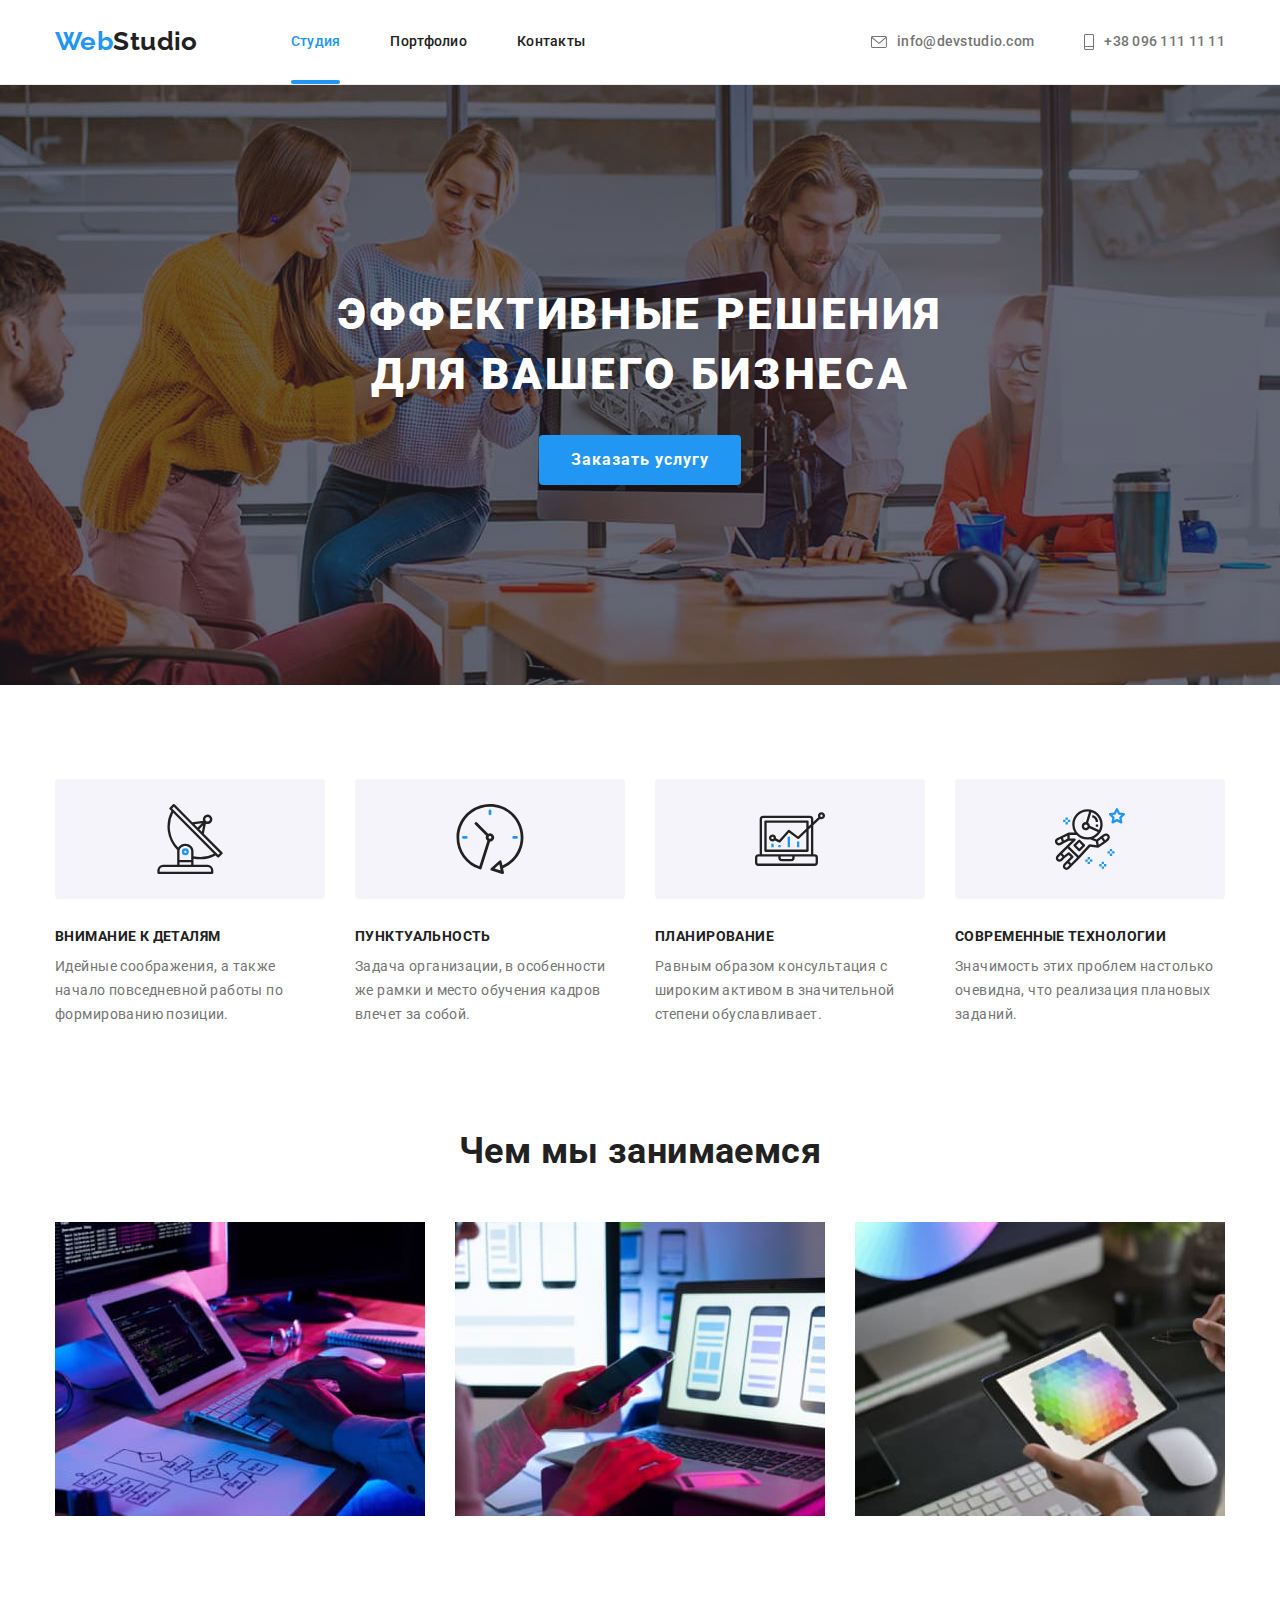
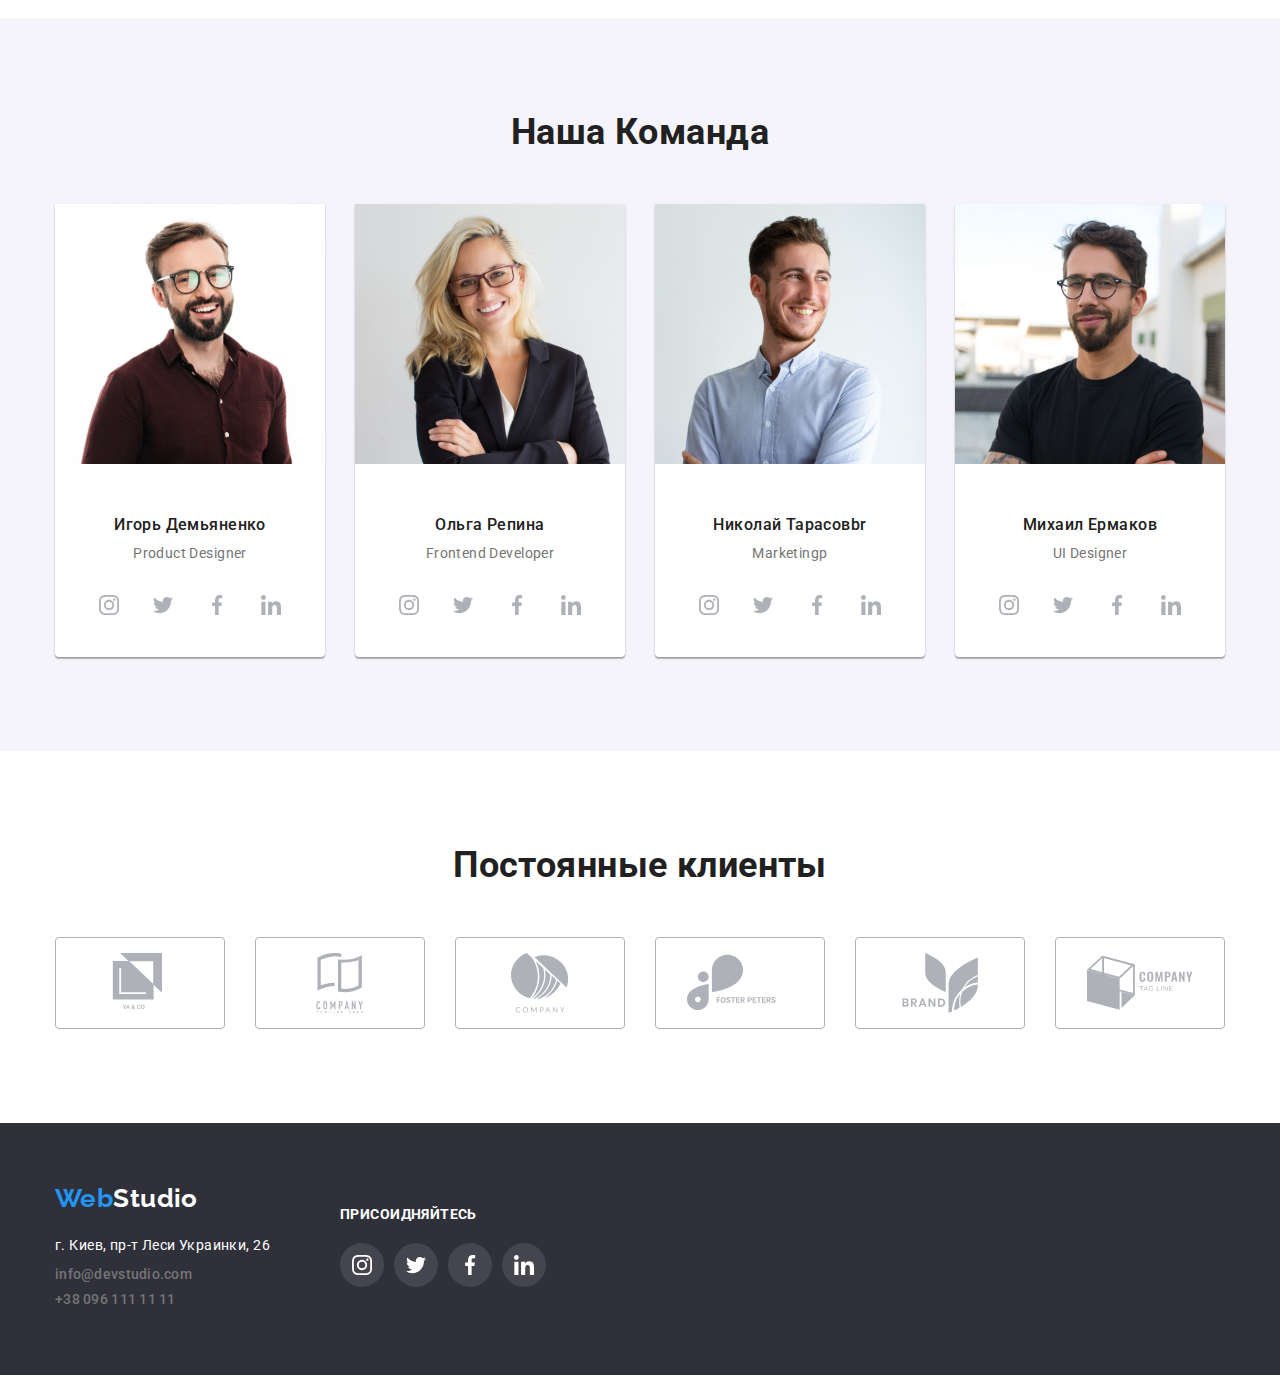
<file: index.html>
<!DOCTYPE html>
<html lang="ru">
  <head>
    <meta charset="UTF-8" />
    <meta http-equiv="X-UA-Compatible" content="IE=edge" />
    <meta name="viewport" content="width=device-width, initial-scale=1.0" />
    <title>WebStudio - Главная страница</title>
    <link rel="preconnect" href="https://fonts.googleapis.com" />
    <link rel="preconnect" href="https://fonts.gstatic.com" crossorigin />
    <link
      href="https://fonts.googleapis.com/css2?family=Raleway:wght@700&family=Roboto:wght@400;500;700;900&display=swap"
      rel="stylesheet"
    />
    <link
      rel="stylesheet"
      href="https://cdnjs.cloudflare.com/ajax/libs/modern-normalize/1.1.0/modern-normalize.min.css"
    />
    <link rel="stylesheet" href="./CSS/style.css" />
  </head>
  <body>
    <!-- Header -->
    <header class="page-header">
      <div class="main-nav container">
        <a href="index.html" class="logo">
          <span class="logo-accent">Web</span>Studio
        </a>
        <!-- Navigation bar -->
        <nav>
          <ul class="site-nav list">
            <li class="item">
              <a class="link current" href="./index.html">Студия</a>
            </li>
            <li class="item">
              <a class="link" href="portfolio.html">Портфолио</a>
            </li>
            <li class="item">
              <a class="link" href="#">Контакты</a>
            </li>
          </ul>
        </nav>

        <!-- Contacts -->
        <ul class="contact list">
          <li class="item">
            <a class="contact-item header" href="mailto:info@devstudio.com">
              <svg class="contact-icon" width="16" height="12">
                <use href="./images/symbol-defs.svg#envelope"></use>
              </svg>
              info@devstudio.com</a
            >
          </li>
          <li class="item">
            <a class="contact-item header" href="tel:+380961111111">
              <svg class="contact-icon" width="10" height="16">
                <use href="./images/symbol-defs.svg#smartphone"></use>
              </svg>
              +38 096 111 11 11</a
            >
          </li>
        </ul>
      </div>
    </header>

    <!-- Main Content -->
    <main>
      <!-- Main board -->
      <section class="main-board">
        <div class="main-section">
          <h1 class="main-board-text">
            Эффективные решения для вашего бизнеса
          </h1>
          <button class="primery-button" type="button" data-modal-open>
            Заказать услугу
          </button>
        </div>
      </section>

      <!-- Features -->
      <section class="features section">
        <div class="container">
          <h2 style="display: none">Преимущества</h2>
          <ul class="features-list list">
            <li class="item">
              <div class="features-icon-bg">
                <svg class="features-icon">
                  <use href="./images/symbol-defs.svg#antenna"></use>
                </svg>
              </div>
              <h3 class="features-tittle">Внимание к деталям</h3>
              <p>
                Идейные соображения, а также начало повседневной работы по
                формированию позиции.
              </p>
            </li>
            <li class="item">
              <div class="features-icon-bg">
                <svg class="features-icon">
                  <use href="./images/symbol-defs.svg#clock"></use>
                </svg>
              </div>
              <h3 class="features-tittle">Пунктуальность</h3>
              <p>
                Задача организации, в особенности же рамки и место обучения
                кадров влечет за собой.
              </p>
            </li>
            <li class="item">
              <div class="features-icon-bg">
                <svg class="features-icon">
                  <use href="./images/symbol-defs.svg#diagram"></use>
                </svg>
              </div>
              <h3 class="features-tittle">Планирование</h3>
              <p>
                Равным образом консультация с широким активом в значительной
                степени обуславливает.
              </p>
            </li>
            <li class="item">
              <div class="features-icon-bg">
                <svg class="features-icon">
                  <use href="./images/symbol-defs.svg#astronaut"></use>
                </svg>
              </div>
              <h3 class="features-tittle">Современные технологии</h3>
              <p>
                Значимость этих проблем настолько очевидна, что реализация
                плановых заданий.
              </p>
            </li>
          </ul>
        </div>
      </section>

      <!-- About-us section -->
      <section class="about-us section">
        <div class="container">
          <h2 class="about-us-tittle">Чем мы занимаемся</h2>
          <ul class="about-us-list list">
            <li class="item">
              <a href="#" class="about-us-thumb"
                ><img
                  src="images/man-tipping-on-ipad.jpg"
                  alt="человек печатает на клавиатуре ай-пада"
                  width="370"
                  height="294"
                  class="about-us-img"
                />
                <p class="about-us-overlay">Десктопные приложения</p>
              </a>
            </li>
            <li class="item">
              <a href="#" class="about-us-thumb"
                ><img
                  src="images/lapto-and-phone.jpg"
                  alt="человек держит телефон на фоне ноутбука"
                  width="370"
                  height="294"
                  class="about-us-img"
                />
                <p class="about-us-overlay">Мобильные приложения</p></a
              >
            </li>
            <li class="item">
              <a href="#" class="about-us-thumb"
                ><img
                  src="images/hand-holding-ipad.jpg"
                  alt="человек держит айпад на котором выбирает при помощи стилуса цвет с палитры цветов"
                  width="370"
                  height="294"
                  class="about-us-img"
                />
                <p class="about-us-overlay">Дизайнерские решения</p>
              </a>
            </li>
          </ul>
        </div>
      </section>

      <!-- Our team section -->
      <section class="team section">
        <div class="container">
          <h2 class="team-tittle">Наша Команда</h2>
          <ul class="team-list list">
            <li class="item">
              <img
                src="images/product-desinger-igor-demianko.jpg"
                alt="Игорь Демьяненко - Product Designer"
                width="270"
                height="260"
                class="team-img"
              />
              <div class="item-descr">
                <h3>Игорь Демьяненко</h3>
                <p>Product Designer</p>
                <!-- Social links -->
                <div class="team-social-link">
                  <ul class="links-list list">
                    <li class="link-item">
                      <a href="#" class="link">
                        <svg class="link-icon" width="20" height="20">
                          <use href="./images/symbol-defs.svg#instagram"></use>
                        </svg>
                      </a>
                    </li>
                    <li class="link-item">
                      <a href="#" class="link">
                        <svg class="link-icon" width="20" height="20">
                          <use href="./images/symbol-defs.svg#twiter"></use>
                        </svg>
                      </a>
                    </li>
                    <li class="link-item">
                      <a href="#" class="link">
                        <svg class="link-icon" width="20" height="20">
                          <use href="./images/symbol-defs.svg#facebook"></use>
                        </svg>
                      </a>
                    </li>
                    <li class="link-item">
                      <a href="#" class="link">
                        <svg class="link-icon" width="20" height="20">
                          <use href="./images/symbol-defs.svg#linkedin"></use>
                        </svg>
                      </a>
                    </li>
                  </ul>
                </div>
              </div>
            </li>
            <li class="item">
              <img
                src="images/fronedn-developer-olga-repina.jpg"
                alt="Ольга Репина - Frontend Developer"
                width="270"
                height="260"
                class="team-img"
              />
              <div class="item-descr">
                <h3>Ольга Репина</h3>
                <p>Frontend Developer</p>
                <!-- Social links -->
                <div class="team-social-link">
                  <ul class="links-list list">
                    <li class="link-item">
                      <a href="#" class="link">
                        <svg class="link-icon" width="20" height="20">
                          <use href="./images/symbol-defs.svg#instagram"></use>
                        </svg>
                      </a>
                    </li>
                    <li class="link-item">
                      <a href="#" class="link">
                        <svg class="link-icon" width="20" height="20">
                          <use href="./images/symbol-defs.svg#twiter"></use>
                        </svg>
                      </a>
                    </li>
                    <li class="link-item">
                      <a href="#" class="link">
                        <svg class="link-icon" width="20" height="20">
                          <use href="./images/symbol-defs.svg#facebook"></use>
                        </svg>
                      </a>
                    </li>
                    <li class="link-item">
                      <a href="#" class="link">
                        <svg class="link-icon" width="20" height="20">
                          <use href="./images/symbol-defs.svg#linkedin"></use>
                        </svg>
                      </a>
                    </li>
                  </ul>
                </div>
              </div>
            </li>
            <li class="item">
              <img
                src="images/marketing-nikolai-tarasov.jpg"
                alt="Николай Тарасов - Marketing"
                width="270"
                height="260"
                class="team-img"
              />
              <div class="item-descr">
                <h3>Николай Тарасовbr</h3>
                <p>Marketingp</p>
                <!-- Social links -->
                <div class="team-social-link">
                  <ul class="links-list list">
                    <li class="link-item">
                      <a href="#" class="link">
                        <svg class="link-icon" width="20" height="20">
                          <use href="./images/symbol-defs.svg#instagram"></use>
                        </svg>
                      </a>
                    </li>
                    <li class="link-item">
                      <a href="#" class="link">
                        <svg class="link-icon" width="20" height="20">
                          <use href="./images/symbol-defs.svg#twiter"></use>
                        </svg>
                      </a>
                    </li>
                    <li class="link-item">
                      <a href="#" class="link">
                        <svg class="link-icon" width="20" height="20">
                          <use href="./images/symbol-defs.svg#facebook"></use>
                        </svg>
                      </a>
                    </li>
                    <li class="link-item">
                      <a href="#" class="link">
                        <svg class="link-icon" width="20" height="20">
                          <use href="./images/symbol-defs.svg#linkedin"></use>
                        </svg>
                      </a>
                    </li>
                  </ul>
                </div>
              </div>
            </li>
            <li class="item">
              <img
                src="images/ui-designer-mikhail-ermakov.jpg"
                alt="Михаил Ермаков - UI Designer"
                width="270"
                height="260"
                class="team-img"
              />
              <div class="item-descr">
                <h3>Михаил Ермаков</h3>
                <p>UI Designer</p>
                <!-- Social links -->
                <div class="team-social-link">
                  <ul class="links-list list">
                    <li class="link-item">
                      <a href="#" class="link">
                        <svg class="link-icon" width="20" height="20">
                          <use href="./images/symbol-defs.svg#instagram"></use>
                        </svg>
                      </a>
                    </li>
                    <li class="link-item">
                      <a href="#" class="link">
                        <svg class="link-icon" width="20" height="20">
                          <use href="./images/symbol-defs.svg#twiter"></use>
                        </svg>
                      </a>
                    </li>
                    <li class="link-item">
                      <a href="#" class="link">
                        <svg class="link-icon" width="20" height="20">
                          <use href="./images/symbol-defs.svg#facebook"></use>
                        </svg>
                      </a>
                    </li>
                    <li class="link-item">
                      <a href="#" class="link">
                        <svg class="link-icon" width="20" height="20">
                          <use href="./images/symbol-defs.svg#linkedin"></use>
                        </svg>
                      </a>
                    </li>
                  </ul>
                </div>
              </div>
            </li>
          </ul>
        </div>
      </section>
    </main>

    <!-- Regular customers -->
    <section class="customers section">
      <div class="container">
        <h2 class="team-tittle">Постоянные клиенты</h2>
        <ul class="customers-list list">
          <li class="customers-item">
            <a href="#" class="customers-link">
              <svg class="company">
                <use href="./images/symbol-defs.svg#company-1"></use>
              </svg>
            </a>
          </li>
          <li class="customers-item">
            <a href="#" class="customers-link">
              <svg class="company">
                <use href="./images/symbol-defs.svg#company-2"></use>
              </svg>
            </a>
          </li>
          <li class="customers-item">
            <a href="#" class="customers-link">
              <svg class="company">
                <use href="./images/symbol-defs.svg#company-3"></use>
              </svg>
            </a>
          </li>
          <li class="customers-item">
            <a href="#" class="customers-link">
              <svg class="company">
                <use href="./images/symbol-defs.svg#company-4"></use>
              </svg>
            </a>
          </li>
          <li class="customers-item">
            <a href="#" class="customers-link">
              <svg class="company">
                <use href="./images/symbol-defs.svg#company-5"></use>
              </svg>
            </a>
          </li>
          <li class="customers-item">
            <a href="#" class="customers-link">
              <svg class="company">
                <use href="./images/symbol-defs.svg#company-6"></use>
              </svg>
            </a>
          </li>
        </ul>
      </div>
    </section>

    <!-- Footer -->
    <footer class="footer section">
      <div class="footer-container">
        <div class="footer-contact-box">
          <a href="index.html" class="logo"
            ><span class="logo-accent">Web</span>Studio
          </a>
          <address class="footer-adress">
            <p>г. Киев, пр-т Леси Украинки, 26</p>
          </address>
          <ul class="footer-contact contact list">
            <li class="footer-list-contact">
              <a class="contact-item" href="mailto:info@devstudio.com"
                >info@devstudio.com
              </a>
            </li>
            <li class="footer-list-contact">
              <a class="contact-item" href="tel:+380961111111"
                >+38 096 111 11 11</a
              >
            </li>
          </ul>
        </div>
        <!-- Social links -->
        <div class="footer-social">
          <p class="footer-social-tittle">Присоидняйтесь</p>
          <ul class="footer-list list">
            <li class="footer-social-item">
              <a href="#" class="footer-link">
                <svg class="footer-social-icon" width="20" height="20">
                  <use href="./images/symbol-defs.svg#instagram"></use>
                </svg>
              </a>
            </li>
            <li class="footer-social-item">
              <a href="#" class="footer-link">
                <svg class="footer-social-icon" width="20" height="20">
                  <use href="./images/symbol-defs.svg#twiter"></use>
                </svg>
              </a>
            </li>
            <li class="footer-social-item">
              <a href="#" class="footer-link">
                <svg class="footer-social-icon" width="20" height="20">
                  <use href="./images/symbol-defs.svg#facebook"></use>
                </svg>
              </a>
            </li>
            <li class="footer-social-item">
              <a href="#" class="footer-link">
                <svg class="footer-social-icon" width="20" height="20">
                  <use href="./images/symbol-defs.svg#linkedin"></use>
                </svg>
              </a>
            </li>
          </ul>
        </div>
      </div>
    </footer>

    <div class="back-drop is-hidden" data-modal>
      <div class="modal">
        <button type="button" class="modal-button" data-modal-close>
          <svg class="close-icon" width="11" height="11">
            <use href="./images/symbol-defs.svg#close"></use>
          </svg>
        </button>
      </div>
    </div>
    <script src="./js/modal.js"></script>
  </body>
</html>
</file>
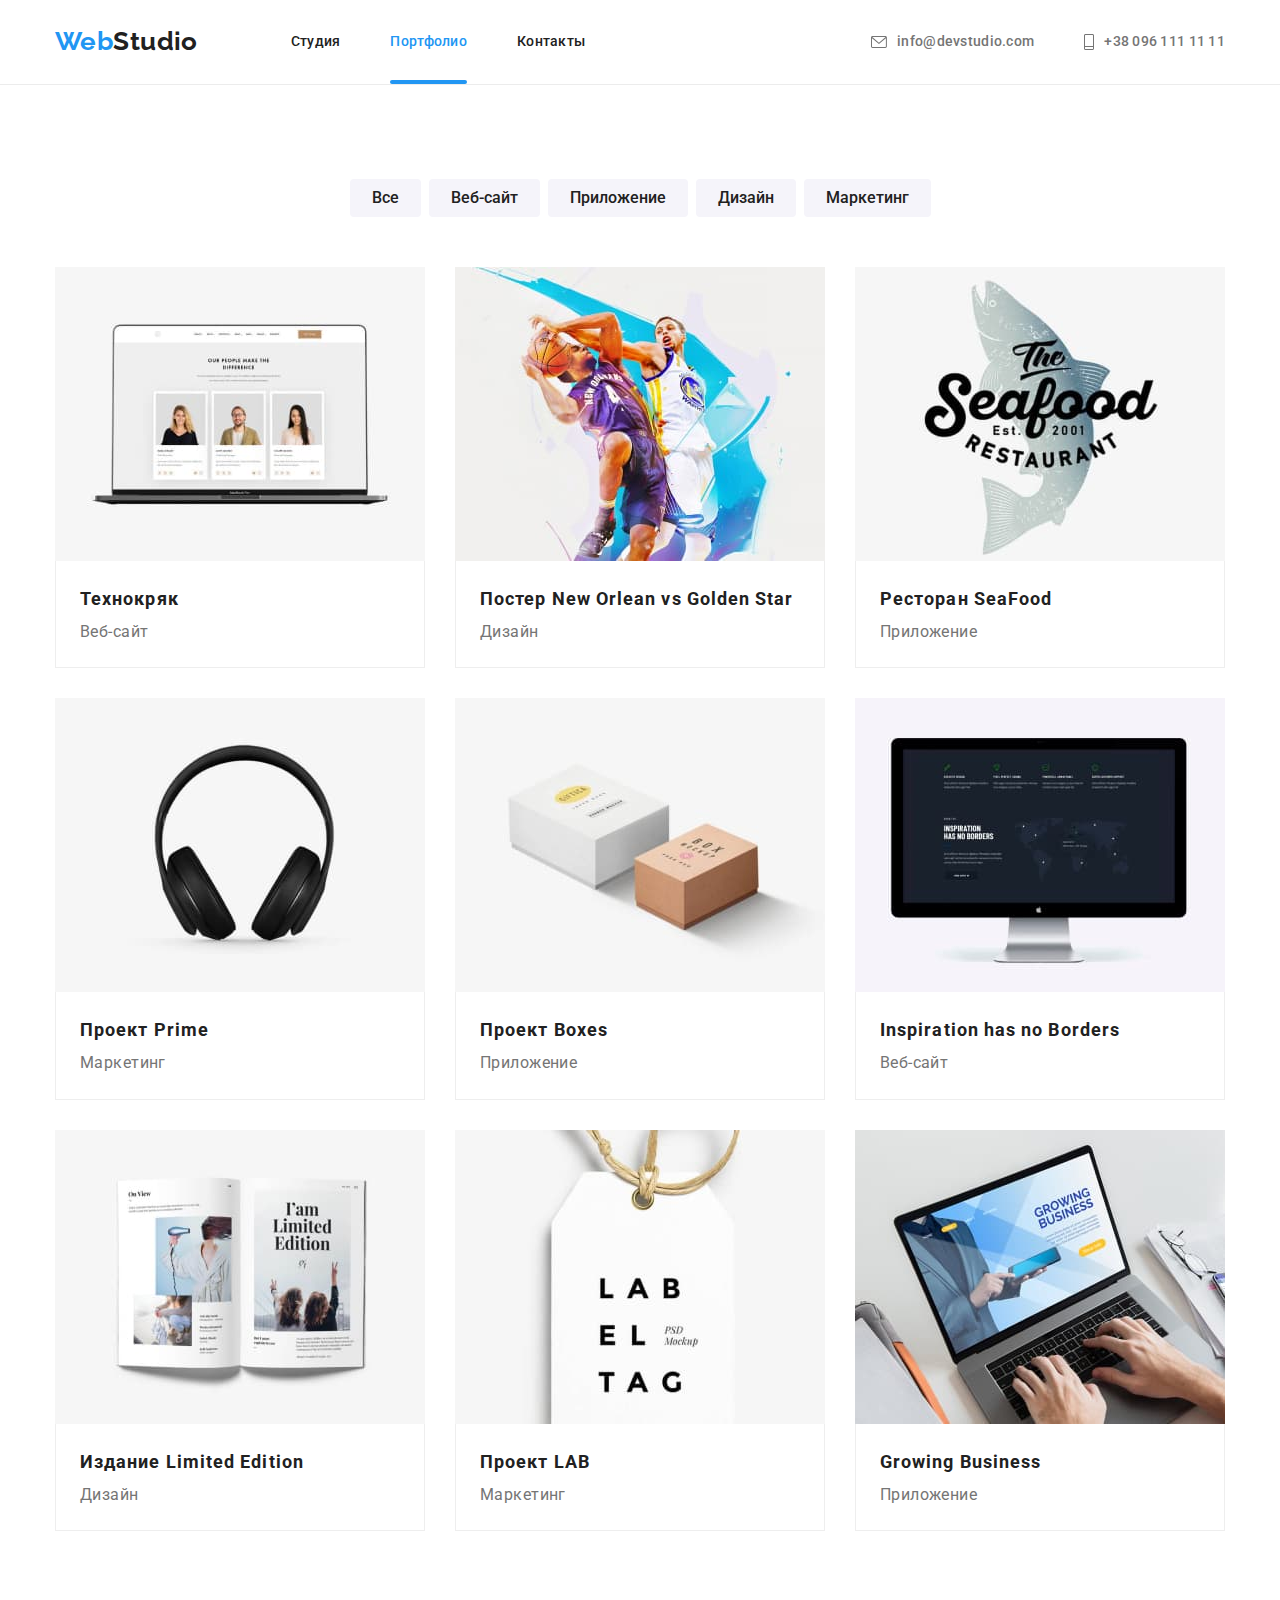
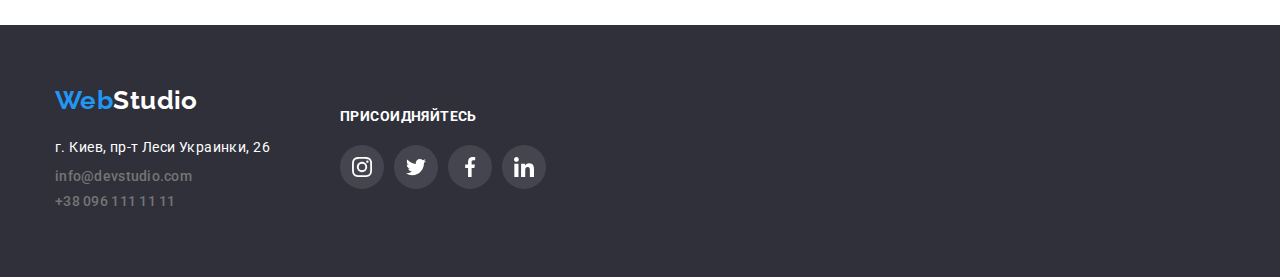
<file: portfolio.html>
<!DOCTYPE html>
<html lang="ru">
  <head>
    <meta charset="UTF-8" />
    <meta http-equiv="X-UA-Compatible" content="IE=edge" />
    <meta name="viewport" content="width=device-width, initial-scale=1.0" />
    <title>WebStudio - Главная страница</title>
    <link rel="preconnect" href="https://fonts.googleapis.com" />
    <link rel="preconnect" href="https://fonts.gstatic.com" crossorigin />
    <link
      href="https://fonts.googleapis.com/css2?family=Raleway:wght@700&family=Roboto:wght@400;500;700;900&display=swap"
      rel="stylesheet"
    />
    <link
      rel="stylesheet"
      href="https://cdnjs.cloudflare.com/ajax/libs/modern-normalize/1.1.0/modern-normalize.min.css"
    />
    <link rel="stylesheet" href="./CSS/style.css" />
  </head>
  <body>
    <!-- Header -->
    <header class="page-header">
      <div class="main-nav container">
        <a href="index.html" class="logo">
          <span class="logo-accent">Web</span>Studio
        </a>
        <!-- Navigation bar -->
        <nav>
          <ul class="site-nav list">
            <li class="item">
              <a class="link" href="./index.html">Студия</a>
            </li>
            <li class="item">
              <a class="link current" href="portfolio.html">Портфолио</a>
            </li>
            <li class="item">
              <a class="link" href="#">Контакты</a>
            </li>
          </ul>
        </nav>

        <!-- Contacts -->
        <ul class="contact list">
          <li class="item">
            <a class="contact-item header" href="mailto:info@devstudio.com">
              <svg class="contact-icon" width="16" height="12">
                <use href="./images/symbol-defs.svg#envelope"></use>
              </svg>
              info@devstudio.com</a
            >
          </li>
          <li class="item">
            <a class="contact-item header" href="tel:+380961111111">
              <svg class="contact-icon" width="10" height="16">
                <use href="./images/symbol-defs.svg#smartphone"></use>
              </svg>
              +38 096 111 11 11</a
            >
          </li>
        </ul>
      </div>
    </header>

    <!-- Main Content -->
    <main>
      <!-- Portfolio list-->
      <section class="portfolio filtr section">
        <!-- Filtr -->
        <div class="container">
          <ul class="filtr-list list">
            <li class="item">
              <button class="button" type="button">Все</button>
            </li>
            <li class="item">
              <button class="button" type="button">Веб-сайт</button>
            </li>
            <li class="item">
              <button class="button" type="button">Приложение</button>
            </li>
            <li class="item">
              <button class="button" type="button">Дизайн</button>
            </li>
            <li class="item">
              <button class="button" type="button">Маркетинг</button>
            </li>
          </ul>

          <!-- Portfolio card -->
          <h1 class="portfolio-tittle">Portfolio</h1>
          <ul class="portfolio-list list">
            <li class="item">
              <a href="#" class="portfolio-link">
                <div class="portfolio-thumb">
                  <img
                    src="images/portfolio-techno-crack.jpg"
                    alt="ноутбук с открытым сайтом"
                    width="370"
                    height="294"
                    class="portfolio-img"
                  />
                  <p class="portfolio-overlay">
                    Технокряк это современная площадка распространения
                    коронавируса. Компании используют эту платформу для
                    цифрового шпионажа и атак на защищённые сервера конкурентов.
                  </p>
                </div>
                <div class="portfolio-dscr">
                  <h3 class="portfolio-project-tittle">Технокряк</h3>
                  <p class="portfolio-text">Веб-сайт</p>
                </div>
              </a>
            </li>
            <li class="item">
              <a href="#" class="portfolio-link">
                <div class="portfolio-thumb">
                  <img
                    src="images/portfolio-new-orlean-vs-golden-star.jpg"
                    alt="два игрока играют в баскетболл"
                    width="370"
                    height="294"
                    class="portfolio-img"
                  />
                  <p class="portfolio-overlay">
                    Технокряк это современная площадка распространения
                    коронавируса. Компании используют эту платформу для
                    цифрового шпионажа и атак на защищённые сервера конкурентов.
                  </p>
                </div>
                <div class="portfolio-dscr">
                  <h3 class="portfolio-project-tittle">
                    Постер New Orlean vs Golden Star
                  </h3>
                  <p class="portfolio-text">Дизайн</p>
                </div>
              </a>
            </li>
            <li class="item">
              <a href="#" class="portfolio-link">
                <div class="portfolio-thumb">
                  <img
                    src="images/portfolio-seefood.jpg"
                    alt="логотип ресторана SeaFood"
                    width="370"
                    height="294"
                    class="portfolio-img"
                  />
                  <p class="portfolio-overlay">
                    Технокряк это современная площадка распространения
                    коронавируса. Компании используют эту платформу для
                    цифрового шпионажа и атак на защищённые сервера конкурентов.
                  </p>
                </div>
                <div class="portfolio-dscr">
                  <h3 class="portfolio-project-tittle">Ресторан SeaFood</h3>
                  <p class="portfolio-text">Приложение</p>
                </div>
              </a>
            </li>
            <li class="item">
              <a href="#" class="portfolio-link">
                <div class="portfolio-thumb">
                  <img
                    src="images/portfolio-project-prime.jpg"
                    alt="большине наушники с дугой"
                    width="370"
                    height="294"
                    class="portfolio-img"
                  />
                  <p class="portfolio-overlay">
                    Технокряк это современная площадка распространения
                    коронавируса. Компании используют эту платформу для
                    цифрового шпионажа и атак на защищённые сервера конкурентов.
                  </p>
                </div>
                <div class="portfolio-dscr">
                  <h3 class="portfolio-project-tittle">Проект Prime</h3>
                  <p class="portfolio-text">Маркетинг</p>
                </div>
              </a>
            </li>
            <li class="item">
              <a href="#" class="portfolio-link">
                <div class="portfolio-thumb">
                  <img
                    src="images/portfolio-project-box.jpg"
                    alt="две короби, белагя и серая"
                    width="370"
                    height="294"
                    class="portfolio-img"
                  />
                  <p class="portfolio-overlay">
                    Технокряк это современная площадка распространения
                    коронавируса. Компании используют эту платформу для
                    цифрового шпионажа и атак на защищённые сервера конкурентов.
                  </p>
                </div>
                <div class="portfolio-dscr">
                  <h3 class="portfolio-project-tittle">Проект Boxes</h3>
                  <p class="portfolio-text">Приложение</p>
                </div>
              </a>
            </li>
            <li class="item">
              <a href="#" class="portfolio-link">
                <div class="portfolio-thumb">
                  <img
                    src="images/portfolio-inspiration-has-no-border.jpg"
                    alt="большой монитор"
                    width="370"
                    height="294"
                    class="portfolio-img"
                  />
                  <p class="portfolio-overlay">
                    Технокряк это современная площадка распространения
                    коронавируса. Компании используют эту платформу для
                    цифрового шпионажа и атак на защищённые сервера конкурентов.
                  </p>
                </div>
                <div class="portfolio-dscr">
                  <h3 class="portfolio-project-tittle">
                    Inspiration has no Borders
                  </h3>
                  <p class="portfolio-text">Веб-сайт</p>
                </div>
              </a>
            </li>
            <li class="item">
              <a href="#" class="portfolio-link">
                <div class="portfolio-thumb">
                  <img
                    src="images/portfolio-limited-edition.jpg"
                    alt="открытая книга"
                    width="370"
                    height="294"
                    class="portfolio-img"
                  />
                  <p class="portfolio-overlay">
                    Технокряк это современная площадка распространения
                    коронавируса. Компании используют эту платформу для
                    цифрового шпионажа и атак на защищённые сервера конкурентов.
                  </p>
                </div>
                <div class="portfolio-dscr">
                  <h3 class="portfolio-project-tittle">
                    Издание Limited Edition
                  </h3>
                  <p class="portfolio-text">Дизайн</p>
                </div>
              </a>
            </li>
            <li class="item">
              <a href="#" class="portfolio-link">
                <div class="portfolio-thumb">
                  <img
                    src="images/portfolio-project-lab.jpg"
                    alt="лейба повешеная на нить"
                    width="370"
                    height="294"
                    class="portfolio-img"
                  />
                  <p class="portfolio-overlay">
                    Технокряк это современная площадка распространения
                    коронавируса. Компании используют эту платформу для
                    цифрового шпионажа и атак на защищённые сервера конкурентов.
                  </p>
                </div>
                <div class="portfolio-dscr">
                  <h3 class="portfolio-project-tittle">Проект LAB</h3>
                  <p class="portfolio-text">Маркетинг</p>
                </div>
              </a>
            </li>
            <li class="item">
              <a href="#" class="portfolio-link">
                <div class="portfolio-thumb">
                  <img
                    src="images/portfolio-growing-business.jpg"
                    alt="человек печатает на ноутбуке"
                    width="370"
                    height="294"
                    class="portfolio-img"
                  />
                  <p class="portfolio-overlay">
                    Технокряк это современная площадка распространения
                    коронавируса. Компании используют эту платформу для
                    цифрового шпионажа и атак на защищённые сервера конкурентов.
                  </p>
                </div>
                <div class="portfolio-dscr">
                  <h3 class="portfolio-project-tittle">Growing Business</h3>
                  <p class="portfolio-text">Приложение</p>
                </div>
              </a>
            </li>
          </ul>
        </div>
      </section>
    </main>

    <!-- Footer -->
    <footer class="footer section">
      <div class="footer-container">
        <div class="footer-contact-box">
          <a href="index.html" class="logo"
            ><span class="logo-accent">Web</span>Studio
          </a>
          <address class="footer-adress">
            <p>г. Киев, пр-т Леси Украинки, 26</p>
          </address>
          <ul class="footer-contact contact list">
            <li class="footer-list-contact">
              <a class="contact-item" href="mailto:info@devstudio.com"
                >info@devstudio.com
              </a>
            </li>
            <li class="footer-list-contact">
              <a class="contact-item" href="tel:+380961111111"
                >+38 096 111 11 11</a
              >
            </li>
          </ul>
        </div>
        <!-- Social links -->
        <div class="footer-social">
          <p class="footer-social-tittle">Присоидняйтесь</p>
          <ul class="footer-list list">
            <li class="footer-social-item">
              <a href="#" class="footer-link">
                <svg class="footer-social-icon" width="20" height="20">
                  <use href="./images/symbol-defs.svg#instagram"></use>
                </svg>
              </a>
            </li>
            <li class="footer-social-item">
              <a href="#" class="footer-link">
                <svg class="footer-social-icon" width="20" height="20">
                  <use href="./images/symbol-defs.svg#twiter"></use>
                </svg>
              </a>
            </li>
            <li class="footer-social-item">
              <a href="#" class="footer-link">
                <svg class="footer-social-icon" width="20" height="20">
                  <use href="./images/symbol-defs.svg#facebook"></use>
                </svg>
              </a>
            </li>
            <li class="footer-social-item">
              <a href="#" class="footer-link">
                <svg class="footer-social-icon" width="20" height="20">
                  <use href="./images/symbol-defs.svg#linkedin"></use>
                </svg>
              </a>
            </li>
          </ul>
        </div>
      </div>
    </footer>
  </body>
</html>
</file>
<file: CSS/style.css>
/* main text color #757575 */
/* bold text color  #212121*/
/* accent text color #2196F3  */

/* footer color contact rgba(255, 255, 255, 0.6); */
/* footer adres color #FFFFFF */
/* bg color our team section #F5F4FA */
/* hero bg color #2F303A */

:root {
  --primery-text-color: #757575;
  --tittle-text-color: #212121;
  --accent-text-color: #2196f3;
  --white-text-color: #ffffff;
  --primery-button-color: #f5f4fa;
  --primery-button-accent-color: #188ce8;
  --accent-button-color: #2196f3;
  --bg-our-team-section: #f5f4fa;
  --hero-footer-bg-color: #2f303a;
  --portfolio-bg-color: #e5e5e5;
  --primery-social-link-color: #afb1b8;
}

/* body primery text color*/

body {
  color: var(--primery-text-color);
  font-family: Roboto, sans-serif;
  letter-spacing: 0.03em;
  font-weight: 400;
  font-size: 14px;
  line-height: 1.71;
  font-style: normal;
}

/* Global list rules */
.list {
  list-style: none;
  padding: 0;
  margin: 0;
}

/* Container */
.container {
  margin-left: auto;
  margin-right: auto;
  width: 1200px;
  padding-left: 15px;
  padding-right: 15px;
  outline: 0px solid tomato;
}

/* header */
.page-header {
  border-bottom: 1px solid #ececec;
}

.logo {
  display: block;

  color: var(--tittle-text-color);
  font-family: Raleway, sans-serif;
  text-decoration: none;
  font-weight: 700;
  font-size: 26px;
  line-height: 1.19;
  margin-right: 93px;
}

.logo-accent {
  color: var(--accent-text-color);
}
/* SITE NAV */

/* Main-nav */
.main-nav {
  display: flex;
  align-items: center;
}

.site-nav {
  display: flex;
}

.site-nav .item:not(:last-child) {
  margin-right: 50px;
}

.site-nav .link {
  display: block;
  padding-top: 32px;
  padding-bottom: 32px;

  color: var(--tittle-text-color);
  font-weight: 500;
  font-size: 14px;
  line-height: 1.42;
  letter-spacing: 0.02em;
  text-decoration: none;

  transition: color 250ms cubic-bezier(0.4, 0, 0.2, 1);
}

.site-nav .link:hover,
.site-nav .link:focus {
  color: var(--accent-text-color);
}

.site-nav .current {
  color: var(--accent-text-color);
}

.site-nav .item {
  position: relative;
}

.site-nav .current::after {
  position: absolute;
  left: 0;
  bottom: 0;
  right: 0;
  content: "";
  display: block;
  width: auto;
  height: 4px;
  border-radius: 2px;
  background-color: var(--accent-button-color);
}

/* Contacts header */

.contact {
  display: flex;
  margin-left: auto;

  font-weight: 500;
  font-size: 14px;
  line-height: 1.14;
  letter-spacing: 0.02em;
}

.contact .item + .item {
  margin-left: 50px;
}

.contact .contact-item {
  display: flex;
  align-items: center;

  color: var(--primery-text-color);
  text-decoration: none;
  font-style: normal;

  transition: color 250ms cubic-bezier(0.4, 0, 0.2, 1);
}

.contact .header {
  padding-top: 32px;
  padding-bottom: 32px;
}

.contact-icon {
  margin-right: 10px;
  fill: currentColor;
}

.contact .contact-item:hover,
.contact .contact-item:focus {
  color: var(--accent-text-color);
}

/* MAIN board section + button */

.main-section {
  background-color: #c4c4c4;
  display: block;
}

.main-board .main-section {
  padding: 200px 0;
  max-width: 1600px;
  height: 600px;
  margin-left: auto;
  margin-right: auto;
  background-image: linear-gradient(
      to right,
      rgba(47, 48, 58, 0.4),
      rgba(47, 48, 58, 0.4)
    ),
    url(../images/hero-bg.jpg);
  background-position: center;
  background-repeat: no-repeat;
  text-align: center;
}

.features.section {
  padding-bottom: 0;
}

.section {
  padding: 94px 0;
}

.main-board-text {
  width: 696px;
  margin-left: auto;
  margin-right: auto;

  color: var(--white-text-color);

  font-weight: 900;
  font-size: 44px;
  line-height: 1.36;

  letter-spacing: 0.06em;
  text-transform: uppercase;
  margin-top: 0;
  margin-bottom: 0;
  margin-bottom: 30px;
}

/* PRIMERY BUTTOM */

.primery-button {
  background-color: var(--accent-button-color);
  color: var(--white-text-color);

  border-radius: 4px;
  padding: 10px 32px;
  box-shadow: 0px 4px 4px rgba(0, 0, 0, 0.15);
  border: none;
  min-width: 200px;

  font-family: inherit;
  font-weight: 700;
  font-size: 16px;
  line-height: 1.9;
  text-align: center;
  letter-spacing: 0.06em;
  cursor: pointer;

  transition: background-color 250ms cubic-bezier(0.4, 0, 0.2, 1),
    box-shadow 250ms cubic-bezier(0.4, 0, 0.2, 1);
}

.primery-button:hover,
.primery-button:focus {
  background-color: var(--primery-button-accent-color);
  color: var(--white-text-color);
  box-shadow: none;
}

.button {
  color: var(--white-text-color);
  background-color: var(--accent-text-color);
}

/* features section */

.features-list {
  display: flex;
}

.features-list .item:not(:last-child) {
  margin-right: 30px;
}

.features-list .item {
  width: calc((100% - 90px) / 4);
}

.features p {
  margin: 0 0 10px 0;
}

.features .features-tittle {
  color: var(--tittle-text-color);

  font-weight: 700;
  font-size: 14px;
  line-height: 1.14;
  text-transform: uppercase;
  margin-top: 0;
  margin-bottom: 10px;
}

.features-icon-bg {
  background-color: var(--bg-our-team-section);
  width: 100%;
  height: 120px;
  border-radius: 4px;
  margin-bottom: 30px;

  display: flex;
  justify-content: center;
  align-items: center;
}

.features-icon {
  width: 70px;
  height: 70px;
}

/* About us section */
.about-us-list {
  display: flex;
}

.about-us-list .item {
  width: calc((100% - 60px) / 3);
}

.about-us-list .item:not(:last-child) {
  margin-right: 30px;
}

.about-us .about-us-tittle,
.team-tittle {
  color: var(--tittle-text-color);

  font-weight: 700;
  font-size: 36px;
  line-height: 1.16;
  text-align: center;
}

.about-us .about-us-tittle {
  margin-top: 0;
  margin-bottom: 50px;
}

.about-us-img {
  display: block;
}

.about-us-list .about-us-thumb {
  display: inline-block;
  position: relative;
  width: 370px;
  height: 294px;

  overflow: hidden;
}

.about-us-list .about-us-overlay {
  position: absolute;
  top: 0;
  left: 0;
  width: 100%;
  height: 100%;
  background-color: rgba(47, 48, 58, 0.8);
  margin: 0;

  transform: translatey(100%);
  transition-timing-function: cubic-bezier(0.4, 0, 0.2, 1);
  transition: 250ms;
}

.about-us-thumb:hover .about-us-overlay,
.about-us-thumb:focus .about-us-overlay {
  transform: translatey(75%);
}

.about-us-list p {
  display: inline-block;
  font-weight: bold;
  font-size: 14px;
  line-height: 1.14;
  text-align: center;
  text-transform: uppercase;
  color: var(--white-text-color);
  padding: 27px 0;
}

/* Our team section */

.team {
  padding-top: 94px;
  padding-bottom: 94px;
  background-color: var(--bg-our-team-section);
}

.team-list {
  display: flex;
}

.team-list .item:not(:last-child) {
  margin-right: 30px;
}

.team-list .item {
  background-color: var(--white-text-color);
  text-align: center;

  box-shadow: 0px 1px 3px rgba(0, 0, 0, 0.12), 0px 1px 1px rgba(0, 0, 0, 0.14),
    0px 2px 1px rgba(0, 0, 0, 0.2);
  border-radius: 0px 0px 4px 4px;

  width: calc((100% - 90px) / 4);
}

.team .team-tittle {
  margin-top: 0;
  margin-bottom: 50px;
}

.team .item-descr {
  padding: 30px 32px;
}

.team h3 {
  color: var(--tittle-text-color);

  font-weight: 500;
  font-size: 16px;
  line-height: 1.9;
  margin: 0;
}

.team img,
.team p {
  margin: 0;
  display: block;
  line-height: 1.9;
  margin-bottom: 16px;
}

/* Social Links  */

.team.section .links-list {
  display: flex;
  width: 206px;
  height: 44px;
  margin: 0;
  padding: 0;
}

.team-social-link .link-item:not(:last-child) {
  margin-right: 10px;
}

.link-item .link {
  display: flex;
  justify-content: center;
  align-items: center;
  width: 44px;
  height: 44px;
  border-radius: 50%;
  color: var(--primery-social-link-color);

  transition: color 250ms cubic-bezier(0.4, 0, 0.2, 1),
    background-color 250ms cubic-bezier(0.4, 0, 0.2, 1);
}

.links-list .link-icon {
  fill: currentColor;
}

.links-list .link:hover,
.links-list .link:focus {
  color: var(--white-text-color);
  background-color: var(--accent-button-color);
}

/* Regular customers */

.customers .team-tittle {
  margin-top: 0;
  margin-bottom: 50px;
}

.customers-list {
  display: flex;
}

.customers-item {
  justify-self: center;
  width: 170px;
  height: 92px;
}

.customers-item:not(:last-child) {
  margin-right: 30px;
}

.customers-link {
  display: flex;
  justify-content: center;
  align-items: center;
  width: 170px;
  height: 92px;

  border: 1px solid var(--primery-social-link-color);
  border-radius: 4px;

  color: var(--primery-social-link-color);

  transition: color 250ms cubic-bezier(0.4, 0, 0.2, 1),
    border 250ms cubic-bezier(0.4, 0, 0.2, 1);
}

.company {
  width: 106px;
  height: 60px;
  fill: currentColor;
}

.customers-link:hover,
.customers-link:focus {
  border: 1px solid var(--accent-button-color);
  color: var(--accent-button-color);
}

/* footer, contacts section same as in header*/

.footer-container {
  display: flex;
  align-items: center;
  margin-left: auto;
  margin-right: auto;
  width: 1200px;
  padding-left: 15px;
  padding-right: 15px;
  outline: 0px solid tomato;
}

.footer {
  background-color: var(--hero-footer-bg-color);
  padding-top: 60px;
  padding-bottom: 60px;
  height: 252px;
}

.footer .logo {
  display: inline-block;
  color: var(--white-text-color);

  margin-bottom: 20px;
  margin-right: 0;
}

.footer .footer-list-contact:not(:last-child) {
  margin-bottom: 9px;
}

.footer .footer-adress {
  color: var(--white-text-color);
  font-style: normal;
  margin-top: 0;
  margin-bottom: 9px;
}

.footer-adress p {
  margin: 0;
}

.footer .footer-contact {
  display: block;
}

.footer-social {
  margin-left: 70px;
}

.footer-social-tittle {
  display: inline-block;
  font-size: 14px;
  line-height: 1.14;
  text-transform: uppercase;
  font-weight: 700;
  color: var(--white-text-color);
  margin-top: 0;

  margin-bottom: 20px;
}

.footer-list {
  display: flex;
}

.footer-link {
  display: flex;
  justify-content: center;
  align-items: center;
  width: 44px;
  height: 44px;
  border-radius: 50%;
  background-color: rgba(255, 255, 255, 0.1);

  transition: background-color 250ms cubic-bezier(0.4, 0, 0.2, 1);
}

.footer-link:hover,
.footer-link:focus {
  background-color: var(--accent-button-color);
}

.footer-social-icon {
  fill: var(--white-text-color);
}

.footer-social-item:not(:last-child) {
  margin-right: 10px;
}

/* PORTFOLIO HTML */

/* portfolio buttons*/

.button {
  background-color: var(--primery-button-color);
  color: var(--tittle-text-color);

  font-family: inherit;
  font-weight: 500;
  font-size: 16px;
  line-height: 1.62;
  text-align: center;
  cursor: pointer;
  border: none;
  border-radius: 4px;

  padding: 6px 22px;

  transition: color 250ms cubic-bezier(0.4, 0, 0.2, 1),
    background-color 250ms cubic-bezier(0.4, 0, 0.2, 1),
    box-shadow 250ms cubic-bezier(0.4, 0, 0.2, 1);
}

.button:hover,
.button:focus {
  background-color: var(--accent-button-color);
  color: var(--white-text-color);

  box-shadow: 0px 3px 1px rgba(0, 0, 0, 0.1), 0px 1px 2px rgba(0, 0, 0, 0.08),
    0px 2px 2px rgba(0, 0, 0, 0.12);
}

.filtr-list.list {
  margin-bottom: 50px;
}

.filtr-list {
  display: flex;
  justify-content: center;
}

.filtr-list .item + .item {
  margin-left: 8px;
}

/* Portfolio list */
.portfolio .portfolio-project-tittle {
  color: var(--tittle-text-color);

  font-weight: 700;
  font-size: 18px;
  line-height: 2;
  letter-spacing: 0.06em;
  margin: 0;
}

.portfolio-list {
  display: flex;
  flex-wrap: wrap;
}

.portfolio-list .item {
  position: relative;
  width: calc((100% - 60px) / 3);
  margin-right: 30px;
  margin-bottom: 30px;
}

.portfolio .portfolio-link {
  display: inline-block;
  text-decoration: none;

  transition: box-shadow 250ms cubic-bezier(0.4, 0, 0.2, 1);
}

.portfolio-list .portfolio-link:hover,
.portfolio-list .portfolio-link:focus {
  box-shadow: 0px 1px 1px rgba(0, 0, 0, 0.12), 0px 4px 4px rgba(0, 0, 0, 0.06),
    1px 4px 6px rgba(0, 0, 0, 0.16);
}

.portfolio-thumb {
  position: relative;
  width: 370px;
  height: 294px;

  overflow: hidden;
}

.portfolio-overlay {
  position: absolute;
  top: 0;
  left: 0;
  width: 100%;
  height: 100%;

  margin: 0;
  padding: 63px 24px;

  background-color: rgba(33, 150, 243, 0.9);

  transition: 250ms;
  transition-timing-function: cubic-bezier(0.4, 0, 0.2, 1);
  transform: translateY(100%);
}

.portfolio-link:hover .portfolio-overlay,
.portfolio-link:focus .portfolio-overlay {
  transform: translate(0);
}

.portfolio-thumb > p {
  font-size: 18px;
  line-height: 1.56;
  color: var(--white-text-color);
}

.portfolio-list .portfolio-dscr {
  padding: 20px 24px;

  border-bottom: 1px solid #eeeeee;
  border-right: 1px solid #eeeeee;
  border-left: 1px solid #eeeeee;
}

.portfolio-list .item:nth-child(3n) {
  margin-right: 0;
}

.portfolio-list .item:nth-last-child(-n + 3) {
  margin-bottom: 0;
}

.portfolio .portfolio-text {
  color: var(--primery-text-color);

  font-size: 16px;
  line-height: 1.9;
  margin: 0;
}

.portfolio-tittle {
  display: none;
}

.portfolio .portfolio-img {
  display: block;
}

/* Back drop */

.back-drop {
  position: fixed;
  top: 0;
  right: 0;
  width: 100%;
  height: 100%;
  background-color: rgba(0, 0, 0, 0.2);

  opacity: 1;

  transition: opacity 250ms cubic-bezier(0.4, 0, 0.2, 1),
    visibility 250ms cubic-bezier(0.4, 0, 0.2, 1);
}

.back-drop.is-hidden {
  opacity: 0;
  pointer-events: none;
  visibility: hidden;
}

.back-drop.is-hidden .modal {
  transform: translate(-50%, -50%) scale(1.2);
}

.back-drop .modal {
  position: absolute;
  top: 50%;
  left: 50%;

  width: 528px;
  height: 581px;

  background-color: var(--white-text-color);
  box-shadow: 0px 1px 3px rgba(0, 0, 0, 0.12), 0px 1px 1px rgba(0, 0, 0, 0.14),
    0px 2px 1px rgba(0, 0, 0, 0.2);
  border-radius: 4px;

  transform: translate(-50%, -50%) scale(1);
  transition: transform 250ms cubic-bezier(0.4, 0, 0.2, 1);
}

.modal-button {
  display: flex;
  align-items: center;
  justify-content: center;
  position: absolute;
  top: 8px;
  right: 8px;
  padding: 0;
  margin: 0;

  width: 30px;
  height: 30px;
  border-radius: 50%;
  border: none;

  border: 1px solid rgba(0, 0, 0, 0.1);
  background-color: white;
}
</file>
